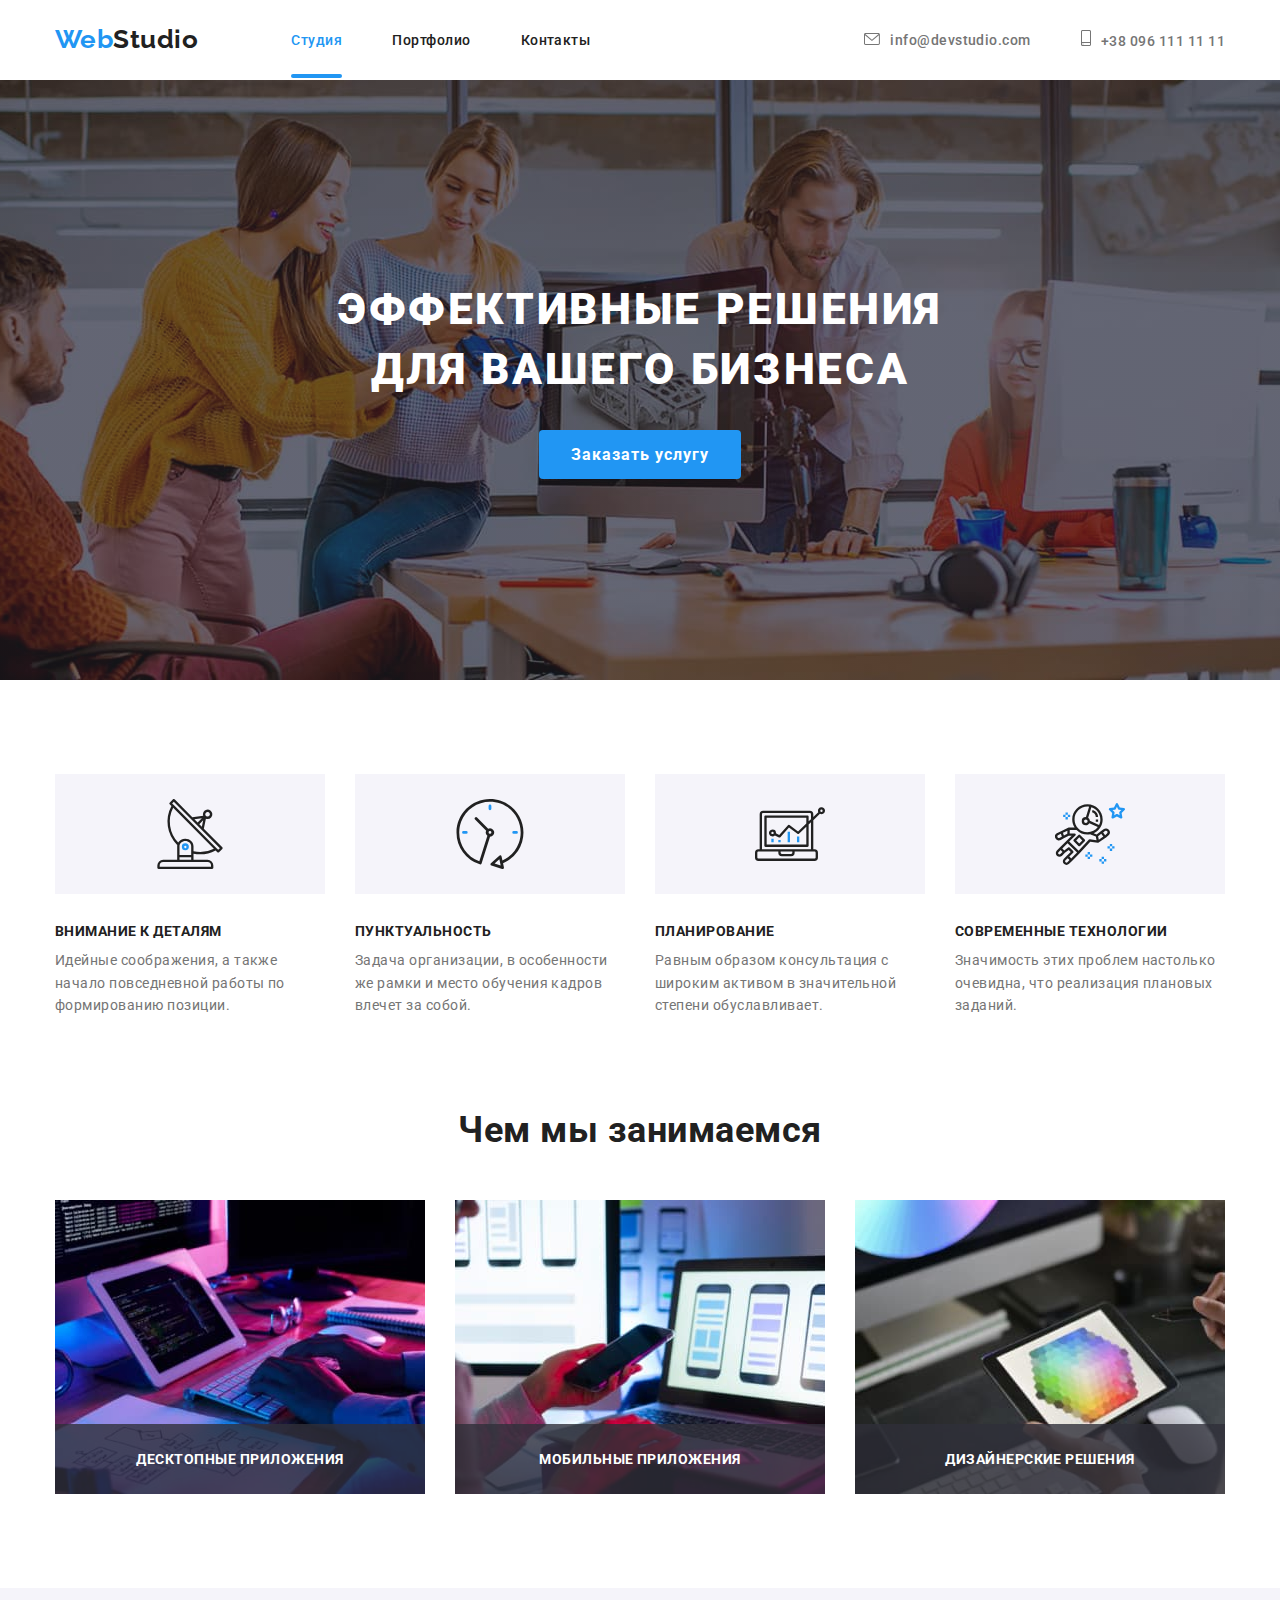
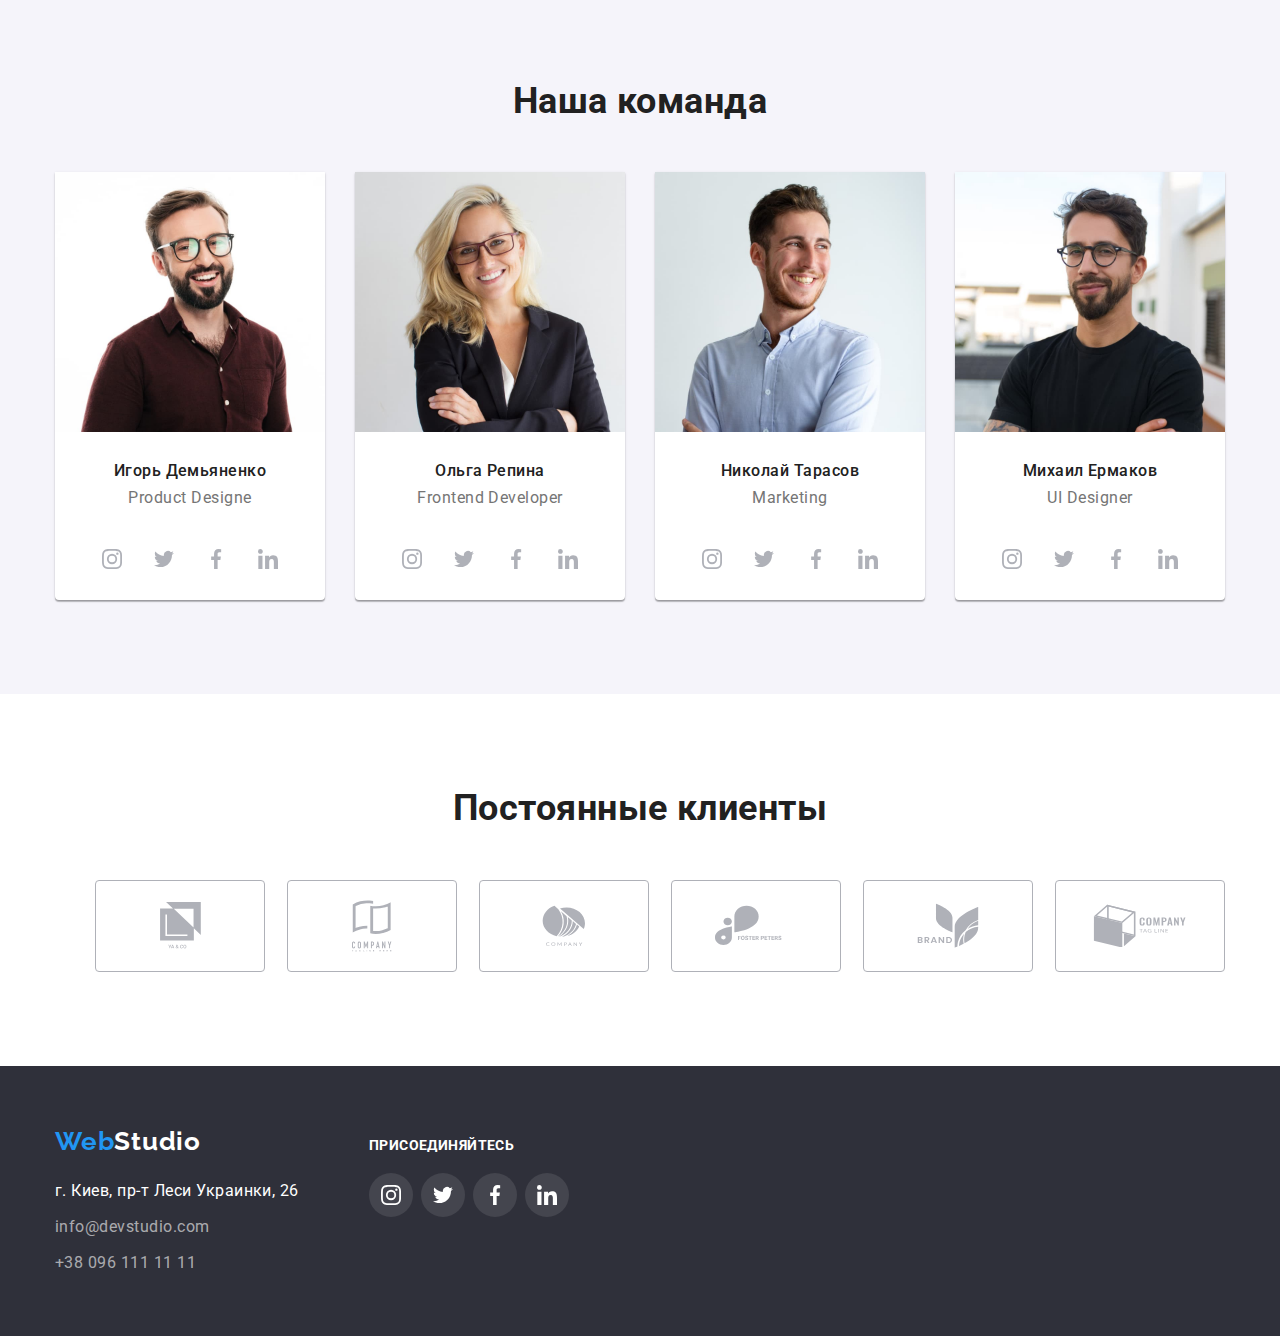
<file: index.html>
<!DOCTYPE html>
<html lang="ru">
  <head>
    <meta charset="UTF-8" />
    <meta http-equiv="X-UA-Compatible" content="IE=edge" />
    <meta name="viewport" content="width=device-width, initial-scale=1.0" />
    <title>Document</title>
    <link rel="stylesheet" href="./style/modern-normalize.css" />
    <link rel="preconnect" href="https://fonts.gstatic.com" />
    <link
      href="https://fonts.googleapis.com/css2?family=Raleway:wght@700&family=Roboto:wght@400;500;700;900&display=swap"
      rel="stylesheet"
    />
    <link rel="stylesheet" href="./style/style.css" />
  </head>

  <body>
    <!--top line-->
    <header>
      <div class="conteiner">
        <div class="mainNav">
          <nav class="nav">
            <a class="logo" href="./index.html"
              ><span class="part-logo">Web</span>Studio</a
            >
            <ul class="social-links">
              <li class="list">
                <a class="link active" href="./index.html">Студия</a>
              </li>
              <li class="list">
                <a class="link" href="./portfolio.html">Портфолио</a>
              </li>
              <li class="list"><a class="link" href="">Контакты</a></li>
            </ul>
          </nav>
          <ul class="social-links-address">
            <li class="list">
              <a class="linkItem" href="meilto:info@devstudio.com"
                ><svg class="mailIcon" width="16px" height="12px">
                  <use
                    class="mail"
                    href="./images/svg/symbol-defs.svg#envelope"
                  ></use></svg
                >info@devstudio.com</a
              >
            </li>
            <li class="list">
              <a class="linkItem" href="tel:+380961111111"
                ><svg class="mailIcon" width="10px" height="16px">
                  <use
                    class="smartphone"
                    href="./images/svg/symbol-defs.svg#smartphone"
                  ></use></svg
                >+38 096 111 11 11</a
              >
            </li>
          </ul>
        </div>
      </div>
    </header>
    <main>
      <!--header-->
      <section class="sectionHero">
        <div class="conteiner">
          <h1 class="heading">ЭФФЕКТИВНЫЕ РЕШЕНИЯ ДЛЯ ВАШЕГО БИЗНЕСА</h1>
          <button data-modal-open class="buttonTitle">Заказать услугу</button>
        </div>
      </section>
      <!--features-->
      <section class="section">
        <div class="conteiner">
          <ul class="desk">
            <li class="listItemText iconAntena">
              <h3 class="title">ВНИМАНИЕ К ДЕТАЛЯМ</h3>
              <p class="text">
                Идейные соображения, а также начало повседневной работы по
                формированию позиции.
              </p>
            </li>
            <li class="listItemText iconClock">
              <h3 class="title">ПУНКТУАЛЬНОСТЬ</h3>
              <p class="text">
                Задача организации, в особенности же рамки и место обучения
                кадров влечет за собой.
              </p>
            </li>
            <li class="listItemText iconDiagram">
              <h3 class="title">ПЛАНИРОВАНИЕ</h3>
              <p class="text">
                Равным образом консультация с широким активом в значительной
                степени обуславливает.
              </p>
            </li>
            <li class="listItemText iconAstronaut">
              <h3 class="title">СОВРЕМЕННЫЕ ТЕХНОЛОГИИ</h3>
              <p class="text">
                Значимость этих проблем настолько очевидна, что реализация
                плановых заданий.
              </p>
            </li>
          </ul>
        </div>
      </section>
      <!--whet are we doing-->
      <section class="sectionAbout">
        <div class="conteiner">
          <h2 class="aboutTeam">Чем мы занимаемся</h2>
          <ul class="deskTeam">
            <li class="deskList">
              <img src="./images/box1.jpg" alt="box1" width="370" />
              <p class="deskText">ДЕСКТОПНЫЕ ПРИЛОЖЕНИЯ</p>
            </li>
            <li class="deskList">
              <img src="./images/box2.jpg" alt="box2" width="370" />
              <p class="deskText">МОБИЛЬНЫЕ ПРИЛОЖЕНИЯ</p>
            </li>
            <li class="deskList">
              <img src="./images/box3.jpg" alt="box3" width="370" />
              <p class="deskText">ДИЗАЙНЕРСКИЕ РЕШЕНИЯ</p>
            </li>
          </ul>
        </div>
      </section>
      <!--our team-->
      <section class="sectionTeam">
        <div class="conteiner">
          <div class="boxTeam">
            <h2 class="aboutTeam">Наша команда</h2>
            <ul class="user">
              <li class="userTeam">
                <img src="./images/img1.jpg" alt="photo1" width="270" />
                <div class="ourBoxTeam">
                  <h3 class="ourTeam">Игорь Демьяненко</h3>
                  <p class="aboutText">Product Designe</p>
                </div>
                <ul class="iconList">
                  <li>
                    <a class="socialIcon" href="#">
                      <svg class="socialLinksItem">
                        <use
                          href="./images/svg/symbol-defs.svg#instagram"
                        ></use>
                      </svg>
                    </a>
                  </li>
                  <li>
                    <a class="socialIcon" href="#">
                      <svg class="socialLinksItem">
                        <use
                          href="./images/svg/symbol-defs.svg#twitter"
                        ></use></svg
                    ></a>
                  </li>
                  <li>
                    <a class="socialIcon" href="#">
                      <svg class="socialLinksItem">
                        <use
                          href="./images/svg/symbol-defs.svg#facebook"
                        ></use></svg
                    ></a>
                  </li>
                  <li>
                    <a class="socialIcon" href="#">
                      <svg class="socialLinksItem">
                        <use
                          href="./images/svg/symbol-defs.svg#linkedin"
                        ></use></svg
                    ></a>
                  </li>
                </ul>
              </li>
              <li class="userTeam">
                <img src="./images/img2.jpg" alt="photo2" width="270" />
                <div class="ourBoxTeam">
                  <h3 class="ourTeam">Ольга Репина</h3>
                  <p class="aboutText">Frontend Developer</p>
                </div>
                <ul class="iconList">
                  <li>
                    <a class="socialIcon" href="#">
                      <svg class="socialLinksItem">
                        <use
                          href="./images/svg/symbol-defs.svg#instagram"
                        ></use></svg
                    ></a>
                  </li>
                  <li>
                    <a class="socialIcon" href="#">
                      <svg class="socialLinksItem">
                        <use
                          href="./images/svg/symbol-defs.svg#twitter"
                        ></use></svg
                    ></a>
                  </li>
                  <li>
                    <a class="socialIcon" href="#">
                      <svg class="socialLinksItem">
                        <use
                          href="./images/svg/symbol-defs.svg#facebook"
                        ></use></svg
                    ></a>
                  </li>
                  <li>
                    <a class="socialIcon" href="#">
                      <svg class="socialLinksItem">
                        <use
                          href="./images/svg/symbol-defs.svg#linkedin"
                        ></use></svg
                    ></a>
                  </li>
                </ul>
              </li>
              <li class="userTeam">
                <img src="./images/img3.jpg" alt="photo3" width="270" />
                <div class="ourBoxTeam">
                  <h3 class="ourTeam">Николай Тарасов</h3>
                  <p class="aboutText">Marketing</p>
                </div>
                <ul class="iconList">
                  <li>
                    <a class="socialIcon" href="#">
                      <svg class="socialLinksItem">
                        <use
                          href="./images/svg/symbol-defs.svg#instagram"
                        ></use></svg
                    ></a>
                  </li>
                  <li>
                    <a class="socialIcon" href="#">
                      <svg class="socialLinksItem">
                        <use
                          href="./images/svg/symbol-defs.svg#twitter"
                        ></use></svg
                    ></a>
                  </li>
                  <li>
                    <a class="socialIcon" href="#">
                      <svg class="socialLinksItem">
                        <use
                          href="./images/svg/symbol-defs.svg#facebook"
                        ></use></svg
                    ></a>
                  </li>
                  <li>
                    <a class="socialIcon" href="#">
                      <svg class="socialLinksItem">
                        <use
                          href="./images/svg/symbol-defs.svg#linkedin"
                        ></use></svg
                    ></a>
                  </li>
                </ul>
              </li>
              <li class="userTeam">
                <img src="./images/img4.jpg" alt="photo4" width="270" />
                <div class="ourBoxTeam">
                  <h3 class="ourTeam">Михаил Ермаков</h3>
                  <p class="aboutText">UI Designer</p>
                </div>
                <ul class="iconList">
                  <li>
                    <a class="socialIcon" href="#">
                      <svg class="socialLinksItem">
                        <use
                          href="./images/svg/symbol-defs.svg#instagram"
                        ></use></svg
                    ></a>
                  </li>
                  <li>
                    <a class="socialIcon" href="#">
                      <svg class="socialLinksItem">
                        <use
                          href="./images/svg/symbol-defs.svg#twitter"
                        ></use></svg
                    ></a>
                  </li>
                  <li>
                    <a class="socialIcon" href="#">
                      <svg class="socialLinksItem">
                        <use
                          href="./images/svg/symbol-defs.svg#facebook"
                        ></use></svg
                    ></a>
                  </li>
                  <li>
                    <a class="socialIcon" href="#">
                      <svg class="socialLinksItem">
                        <use
                          href="./images/svg/symbol-defs.svg#linkedin"
                        ></use></svg
                    ></a>
                  </li>
                </ul>
              </li>
            </ul>
          </div>
        </div>
      </section>
      <section class="sectionCustomers">
        <div class="conteiner">
          <h2 class="regularCustomers">Постоянные клиенты</h2>
          <ul class="regularCompany">
            <li>
              <a class="iconCompany" href="#">
                <svg class="company" width="41px" height="46.7px">
                  <use href="./images/svg/symbol-defs.svg#group1"></use>
                </svg>
              </a>
            </li>
            <li>
              <a class="iconCompany" href="#">
                <svg class="company" width="40px" height="52px">
                  <use href="./images/svg/symbol-defs.svg#group2"></use></svg
              ></a>
            </li>
            <li>
              <a class="iconCompany" href="#">
                <svg class="company" width="43.46px" height="41.18px">
                  <use href="./images/svg/symbol-defs.svg#group3"></use></svg
              ></a>
            </li>
            <li>
              <a class="iconCompany" href="#">
                <svg class="company" width="84.44px" height="40.62px">
                  <use href="./images/svg/symbol-defs.svg#group4"></use></svg
              ></a>
            </li>
            <li>
              <a class="iconCompany" href="#">
                <svg class="company" width="62.54px" height="45.43px">
                  <use href="./images/svg/symbol-defs.svg#group5"></use></svg
              ></a>
            </li>
            <li>
              <a class="iconCompany" href="#">
                <svg class="company" width="93.79px" height="43.93px">
                  <use href="./images/svg/symbol-defs.svg#group6"></use></svg
              ></a>
            </li>
          </ul>
        </div>
      </section>
    </main>
    <!--Footer-->
    <footer>
      <div class="conteiner">
        <div class="conteinerFooter">
          <div>
            <a class="logoFooter" href="./index.html"
              ><span class="part-logo">Web</span>Studio</a
            >
            <address>
              <p class="address">г. Киев, пр-т Леси Украинки, 26</p>
              <ul class="addressFooter">
                <li class="list">
                  <a class="linkFooter" href="meilto:info@devstudio.com"
                    >info@devstudio.com</a
                  >
                </li>
                <li class="list">
                  <a class="linkFooter" href="tel:+380961111111"
                    >+38 096 111 11 11</a
                  >
                </li>
              </ul>
            </address>
          </div>
          <div class="boxFooter">
            <h2 class="listFooter">ПРИСОЕДИНЯЙТЕСЬ</h2>
            <ul class="iconListFooter">
              <li>
                <a class="socialIconFooter" href="#">
                  <svg class="socialLinksFooter">
                    <use
                      href="./images/svg/symbol-defs.svg#instagram"
                    ></use></svg
                ></a>
              </li>
              <li>
                <a class="socialIconFooter" href="#">
                  <svg class="socialLinksFooter">
                    <use href="./images/svg/symbol-defs.svg#twitter"></use></svg
                ></a>
              </li>
              <li>
                <a class="socialIconFooter" href="#">
                  <svg class="socialLinksFooter">
                    <use
                      href="./images/svg/symbol-defs.svg#facebook"
                    ></use></svg
                ></a>
              </li>
              <li>
                <a class="socialIconFooter" href="#">
                  <svg class="socialLinksFooter">
                    <use
                      href="./images/svg/symbol-defs.svg#linkedin"
                    ></use></svg
                ></a>
              </li>
            </ul>
          </div>
        </div>
      </div>
    </footer>
    <div class="modal is-hidden" data-modal>
      <div class="backdrop">
        <button data-modal-close class="closeButton">
          <svg class="iconClose" width="18px" height="18px">
            <use href="./images/svg/symbol-defs.svg#close"></use>
          </svg>
        </button>
      </div>
    </div>
    <script src="./js/modal.js"></script>
  </body>
</html>
</file>
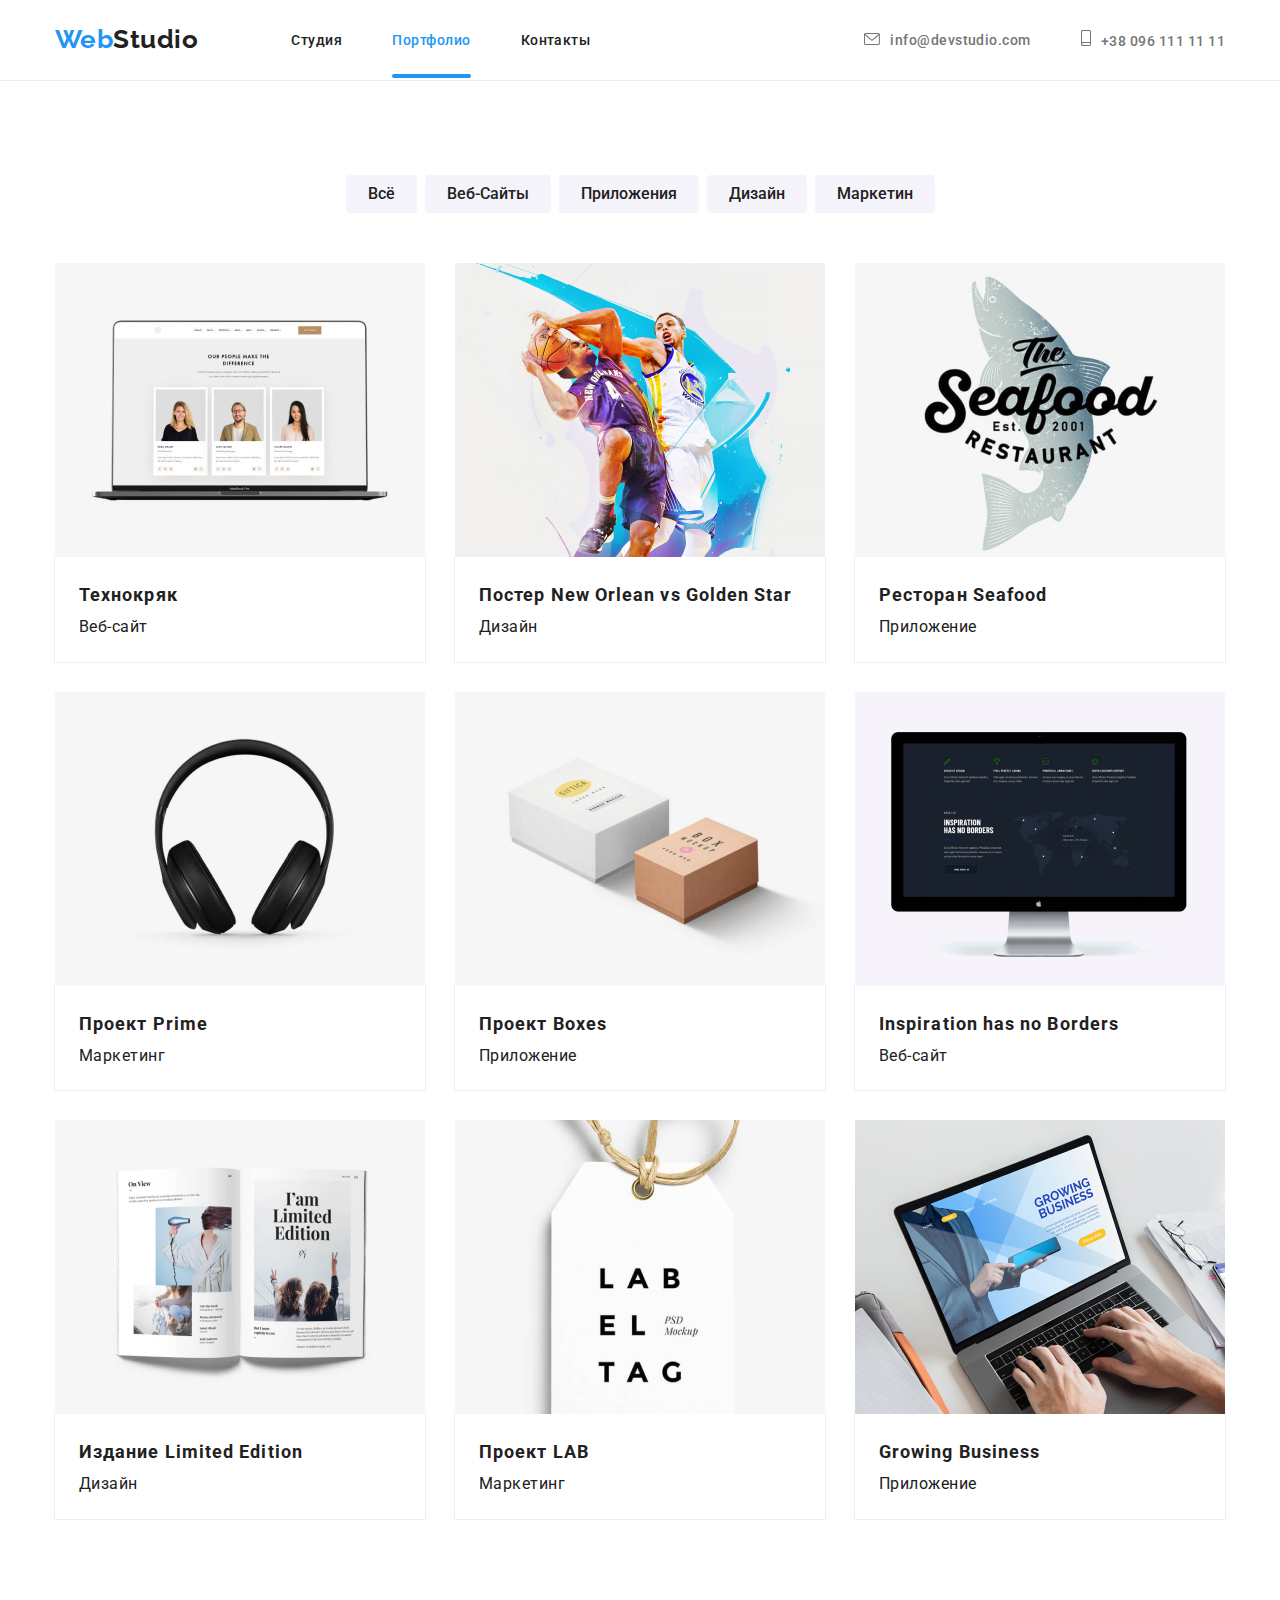
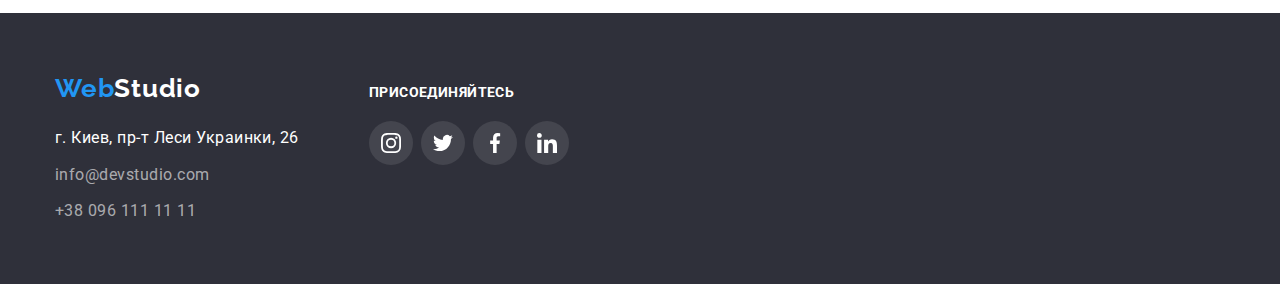
<file: portfolio.html>
<!DOCTYPE html>
<html lang="ru">
  <head>
    <meta charset="UTF-8" />
    <meta http-equiv="X-UA-Compatible" content="IE=edge" />
    <meta name="viewport" content="width=device-width, initial-scale=1.0" />
    <title>Document</title>
    <link rel="stylesheet" href="./style/modern-normalize.css" />
    <link rel="preconnect" href="https://fonts.gstatic.com" />
    <link
      href="https://fonts.googleapis.com/css2?family=Raleway:wght@700&family=Roboto:wght@400;500;700;900&display=swap"
      rel="stylesheet"
    />
    <link rel="stylesheet" href="./style/style.css" />
  </head>
  <body>
    <!--top line-->
    <header>
      <div class="boxHeader">
        <div class="conteiner">
          <div class="mainNav">
            <nav class="nav">
              <a class="logo" href="./index.html"
                ><span class="part-logo">Web</span>Studio</a
              >
              <ul class="social-links">
                <li class="list">
                  <a class="link" href="./index.html">Студия</a>
                </li>
                <li class="list">
                  <a class="link active" href="./portfolio.html">Портфолио</a>
                </li>
                <li class="list"><a class="link" href="">Контакты</a></li>
              </ul>
            </nav>
            <ul class="social-links-address">
              <li class="list">
                <a class="linkItem" href="meilto:info@devstudio.com"
                  ><svg class="mailIcon" width="16px" height="12px">
                    <use
                      class="mail"
                      href="./images/svg/symbol-defs.svg#envelope"
                    ></use></svg
                  >info@devstudio.com</a
                >
              </li>
              <li class="list">
                <a class="linkItem" href="tel:+380961111111"
                  ><svg class="mailIcon" width="10px" height="16px">
                    <use
                      class="smartphone"
                      href="./images/svg/symbol-defs.svg#smartphone"
                    ></use></svg
                  >+38 096 111 11 11</a
                >
              </li>
            </ul>
          </div>
        </div>
      </div>
    </header>
    <!--body-->
    <main>
      <section class="section">
        <div class="conteiner">
          <ul class="social-button">
            <li class="list">
              <button class="button" type="button">Всё</button>
            </li>
            <li class="list">
              <button class="button" type="button">Веб-Сайты</button>
            </li>
            <li class="list">
              <button class="button" type="button">Приложения</button>
            </li>
            <li class="list">
              <button class="button" type="button">Дизайн</button>
            </li>
            <li class="list">
              <button class="button" type="button">Маркетин</button>
            </li>
          </ul>
          <!--my works-->
          <ul class="aboutImg">
            <li class="listCard">
              <a class="card" href="#">
                <article>
                  <div class="boxCard">
                    <img src="./images/img5.jpg" alt="Технокряк" width="370" />
                    <p class="aboutCard">
                      Технокряк это современная площадка распространения
                      коронавируса. Компании используют эту платформу для
                      цифрового шпионажа и атак на защищённые сервера
                      конкурентов.
                    </p>
                  </div>
                  <div class="cardText">
                    <h3 class="work">Технокряк</h3>
                    <p class="aboutWork">Веб-сайт</p>
                  </div>
                </article>
              </a>
            </li>
            <li class="listCard">
              <a class="card" href="#">
                <article>
                  <div class="boxCard">
                    <img
                      src="./images/img6.jpg"
                      alt="Постер New Orlean vs Golden Star"
                      width="370"
                    />
                    <p class="aboutCard">
                      Технокряк это современная площадка распространения
                      коронавируса. Компании используют эту платформу для
                      цифрового шпионажа и атак на защищённые сервера
                      конкурентов.
                    </p>
                  </div>
                  <div class="cardText">
                    <h3 class="work">Постер New Orlean vs Golden Star</h3>
                    <p class="aboutWork">Дизайн</p>
                  </div>
                </article>
              </a>
            </li>
            <li class="listCard">
              <a class="card" href="#">
                <article>
                  <div class="boxCard">
                    <img
                      src="./images/img7.jpg"
                      alt="Ресторан Seafood"
                      width="370"
                    />
                    <p class="aboutCard">
                      Технокряк это современная площадка распространения
                      коронавируса. Компании используют эту платформу для
                      цифрового шпионажа и атак на защищённые сервера
                      конкурентов.
                    </p>
                  </div>
                  <div class="cardText">
                    <h3 class="work">Ресторан Seafood</h3>
                    <p class="aboutWork">Приложение</p>
                  </div>
                </article>
              </a>
            </li>
            <li class="listCard">
              <a class="card" href="#">
                <article>
                  <div class="boxCard">
                    <img
                      src="./images/img8.jpg"
                      alt="Проект Prime"
                      width="370"
                    />
                    <p class="aboutCard">
                      Технокряк это современная площадка распространения
                      коронавируса. Компании используют эту платформу для
                      цифрового шпионажа и атак на защищённые сервера
                      конкурентов.
                    </p>
                  </div>
                  <div class="cardText">
                    <h3 class="work">Проект Prime</h3>
                    <p class="aboutWork">Маркетинг</p>
                  </div>
                </article>
              </a>
            </li>
            <li class="listCard">
              <a class="card" href="#">
                <article>
                  <div class="boxCard">
                    <img
                      src="./images/img9.jpg"
                      alt="Проект Boxes"
                      width="370"
                    />
                    <p class="aboutCard">
                      Технокряк это современная площадка распространения
                      коронавируса. Компании используют эту платформу для
                      цифрового шпионажа и атак на защищённые сервера
                      конкурентов.
                    </p>
                  </div>
                  <div class="cardText">
                    <h3 class="work">Проект Boxes</h3>
                    <p class="aboutWork">Приложение</p>
                  </div>
                </article>
              </a>
            </li>
            <li class="listCard">
              <a class="card" href="#">
                <article>
                  <div class="boxCard">
                    <img
                      src="./images/img10.jpg"
                      alt="Inspiration has no Borders"
                      width="370"
                    />
                    <p class="aboutCard">
                      Технокряк это современная площадка распространения
                      коронавируса. Компании используют эту платформу для
                      цифрового шпионажа и атак на защищённые сервера
                      конкурентов.
                    </p>
                  </div>
                  <div class="cardText">
                    <h3 class="work">Inspiration has no Borders</h3>
                    <p class="aboutWork">Веб-сайт</p>
                  </div>
                </article>
              </a>
            </li>
            <li class="listCard">
              <a class="card" href="#">
                <article>
                  <div class="boxCard">
                    <img
                      src="./images/img11.jpg"
                      alt="Издание Limited Edition"
                      width="370"
                    />
                    <p class="aboutCard">
                      Технокряк это современная площадка распространения
                      коронавируса. Компании используют эту платформу для
                      цифрового шпионажа и атак на защищённые сервера
                      конкурентов.
                    </p>
                  </div>
                  <div class="cardText">
                    <h3 class="work">Издание Limited Edition</h3>
                    <p class="aboutWork">Дизайн</p>
                  </div>
                </article>
              </a>
            </li>
            <li class="listCard">
              <a class="card" href="#">
                <article>
                  <div class="boxCard">
                    <img
                      src="./images/img12.jpg"
                      alt="Проект LAB"
                      width="370"
                    />
                    <p class="aboutCard">
                      Технокряк это современная площадка распространения
                      коронавируса. Компании используют эту платформу для
                      цифрового шпионажа и атак на защищённые сервера
                      конкурентов.
                    </p>
                  </div>
                  <div class="cardText">
                    <h3 class="work">Проект LAB</h3>
                    <p class="aboutWork">Маркетинг</p>
                  </div>
                </article>
              </a>
            </li>
            <li class="listCard">
              <a class="card" href="#">
                <article>
                  <div class="boxCard">
                    <img
                      src="./images/img13.jpg"
                      alt="Growing Business"
                      width="370"
                    />
                    <p class="aboutCard">
                      Технокряк это современная площадка распространения
                      коронавируса. Компании используют эту платформу для
                      цифрового шпионажа и атак на защищённые сервера
                      конкурентов.
                    </p>
                  </div>
                  <div class="cardText">
                    <h3 class="work">Growing Business</h3>
                    <p class="aboutWork">Приложение</p>
                  </div>
                </article>
              </a>
            </li>
          </ul>
        </div>
      </section>
    </main>
    <!--Footer-->
    <footer>
      <div class="conteiner">
        <div class="conteinerFooter">
          <div>
            <a class="logoFooter" href="./index.html"
              ><span class="part-logo">Web</span>Studio</a
            >
            <address>
              <p class="address">г. Киев, пр-т Леси Украинки, 26</p>
              <ul class="addressFooter">
                <li class="list">
                  <a class="linkFooter" href="meilto:info@devstudio.com"
                    >info@devstudio.com</a
                  >
                </li>
                <li class="list">
                  <a class="linkFooter" href="tel:+380961111111"
                    >+38 096 111 11 11</a
                  >
                </li>
              </ul>
            </address>
          </div>
          <div class="boxFooter">
            <h2 class="listFooter">ПРИСОЕДИНЯЙТЕСЬ</h2>
            <ul class="iconListFooter">
              <li>
                <a class="socialIconFooter" href="#">
                  <svg class="socialLinksFooter">
                    <use
                      href="./images/svg/symbol-defs.svg#instagram"
                    ></use></svg
                ></a>
              </li>
              <li>
                <a class="socialIconFooter" href="#">
                  <svg class="socialLinksFooter">
                    <use href="./images/svg/symbol-defs.svg#twitter"></use></svg
                ></a>
              </li>
              <li>
                <a class="socialIconFooter" href="#">
                  <svg class="socialLinksFooter">
                    <use
                      href="./images/svg/symbol-defs.svg#facebook"
                    ></use></svg
                ></a>
              </li>
              <li>
                <a class="socialIconFooter" href="#">
                  <svg class="socialLinksFooter">
                    <use
                      href="./images/svg/symbol-defs.svg#linkedin"
                    ></use></svg
                ></a>
              </li>
            </ul>
          </div>
        </div>
      </div>
    </footer>
  </body>
</html>
</file>
<file: style/style.css>
:root {
  --first-text-color: #212121;
  --background-color: #e5e5e5;
  --highlight-color: #2196f3;
  --second-text-color: #ffffff;
  --button-color: #f5f4fa;
  --box-color: #2f303a;
  --team-color: #f5f4fa;
  --adress-color: #757575;
  --second_address-color: rgba(255, 255, 255, 0.6);
  --line-color: #ececec;
  --card-dorder-color: #eeeeee;
  --social-links-color: #afb1b8;
  --footer-icon--color: #44454e;
  --bacground-color-modal: rgba(0, 0, 0, 0.2);
  --desk-aboutTeam-color: rgba(47, 48, 58, 0.8);
  --aboutCard-bacground-color: rgba(33, 150, 243, 0.9);
}
body {
  font-family: Roboto, sans-serif;
  color: var(--first-text-color);
  line-height: 1.2;
  letter-spacing: 0.03em;
}
.conteiner {
  max-width: 1200px;
  margin: 0 auto;
  padding-left: 15px;
  padding-right: 15px;
}
.section {
  margin: 0 auto;
  padding-top: 94px;
  margin-top: 0;
}
.boxHeader {
  border-bottom: 1px var(--line-color) solid;
}
.mainNav {
  height: 80px;
  display: flex;
  justify-content: space-between;
}
.nav {
  display: flex;
  justify-content: space-between;
  align-items: center;
}
.logo {
  display: flex;
  align-items: center;
  color: var(--first-text-color);
  font-size: 26px;
  font-family: Raleway;
  font-style: normal;
  font-weight: bold;
  text-decoration: none;
  margin-right: 93px;
}
.part-logo {
  color: var(--highlight-color);
}

/*links*/

.social-links .link.active {
  color: var(--highlight-color);
  position: relative;
}
.active::after {
  display: block;
  content: "";
  width: 100%;
  height: 4px;
  border-radius: 2px;
  background-color: var(--highlight-color);
  position: absolute;
  bottom: -30px;
}
.social-links {
  display: flex;
  align-items: center;
  padding-left: 0;
  margin: 0 auto;
}
.social-links-address {
  display: flex;
  align-items: center;
  margin: 0;
  padding: 0;
}

.social-links .link {
  font-size: 14px;
  text-decoration: none;
  color: var(--first-text-color);
  font-style: normal;
  font-weight: 500;
  transition: color 250ms cubic-bezier(0.4, 0, 0.2, 1);
}
.social-links .list:not(:last-child) {
  margin-right: 50px;
}
.social-links .link:hover,
.link:focus {
  color: var(--highlight-color);
}
.social-links {
  list-style-type: none;
}
.list {
  list-style-type: none;
}
.listItemText:not(:last-child) {
  margin-right: 30px;
}

.social-links-address .linkItem {
  text-decoration: none;
  font-size: 14px;
  color: var(--adress-color);
  font-style: normal;
  font-weight: 500;
  transition: color 250ms cubic-bezier(0.4, 0, 0.2, 1);
}
.social-links-address .list + .list {
  margin-left: 50px;
}

.mailIcon {
  margin-right: 10px;
}
.mail {
  fill: currentColor;
}
.smartphone {
  fill: currentColor;
}
.social-links-address .linkItem:hover,
.linkItem:focus {
  color: var(--highlight-color);
}

/* каробка для заглавия */
.sectionHero {
  max-width: 1600px;
  margin: 0 auto;
  height: 600px;
  background-color: var(--box-color);
  background-image: linear-gradient(
      rgba(47, 48, 58, 0.4),
      rgba(47, 48, 58, 0.4)
    ),
    url(../images/hero.jpg);

  background-size: cover;
  background-position: center;
  background-repeat: no-repeat;
  text-align: center;
  padding: 200px 0;
}
/*заглавие*/
.heading {
  color: var(--second-text-color);
  width: 696px;
  font-size: 44px;
  font-weight: 900;
  line-height: 1.36;
  letter-spacing: 0.06em;
}

.buttonTitle {
  font-family: Roboto, sans-serif;
  cursor: pointer;
  font-weight: bold;
  font-size: 16px;
  line-height: 1.85;
  letter-spacing: 0.06em;
  background-color: var(--highlight-color);
  color: var(--second-text-color);
  padding: 10px 32px;
  border: none;
  margin-top: 30px;
  border-radius: 4px;
}
.modal {
  position: fixed;
  top: 0;
  left: 0;
  width: 100vw;
  height: 100vh;
  background-color: var(--bacground-color-modal);
  transition: opacity 250ms cubic-bezier(0.4, 0, 0.2, 1);
}
.modal.is-hidden {
  opacity: 0;
  pointer-events: none;
}

.backdrop {
  position: absolute;
  top: 50%;
  left: 50%;
  transform: translate(-50%, -50%);
  min-height: 581px;
  min-width: 528px;
  background-color: var(--second-text-color);
}
.closeButton {
  position: fixed;
  right: 0;
  width: 30px;
  height: 30px;
  border-radius: 50px;
  background-color: var(--second-text-color);
  border: 1px solid rgba(0, 0, 0, 0.1);
  border-radius: 50%;
  cursor: pointer;
}
.iconClose {
  width: 11px;
  height: 11px;
  background-color: var(--second-text-color);
}
/*button portfolio*/
.social-button {
  display: flex;
  padding-left: 0;
  justify-content: center;
  margin-bottom: 50px;
}
.social-button .list + .list {
  margin-left: 8px;
}

.button {
  border: none;
  padding: 6px 22px;
}
.social-button .button {
  font-family: Roboto, sans-serif;
  cursor: pointer;
  font-weight: 500;
  font-size: 16px;
  line-height: 1.62;
  border-radius: 4px;
  background-color: var(--button-color);
  color: var(--first-text-color);
  transition: background-color 250ms cubic-bezier(0.4, 0, 0.2, 1);
}
.social-button .button:focus,
.button:hover {
  background-color: var(--highlight-color);
  color: var(--second-text-color);
  box-shadow: 0px 3px 1px rgba(0, 0, 0, 0.1), 0px 1px 2px rgba(0, 0, 0, 0.08),
    0px 2px 2px rgba(0, 0, 0, 0.12);
}
/* список карточек */
.card {
  text-decoration: none;
  color: inherit;
}
.aboutImg {
  display: flex;
  flex-wrap: wrap;
  text-align: left;
  list-style: none;
  padding: 0;
  margin: 0;
  padding-bottom: 94px;
  margin-right: -30px;
}
.listCard {
  flex-basis: calc(100% / 3 - 30px);
  margin-right: 30px;
  cursor: pointer;
  border: none;
}

.card:hover .aboutCard,
.card:focus .aboutCard {
  display: block;
  transform: translateY(-100%);
  transition: transform 250ms cubic-bezier(0.4, 0, 0.2, 1);
}
.boxCard {
  position: relative;
  overflow: hidden;
}
.aboutCard {
  position: absolute;
  background-color: var(--aboutCard-bacground-color);
  color: var(--second-text-color);
  width: 100%;
  height: 100%;
  transform: translateY(0);
  font-size: 18px;
  line-height: 1.5;
  padding: 63px 24px;
  transition: transform 250ms cubic-bezier(0.4, 0, 0.2, 1);
}
.cardText {
  outline: 1px solid var(--card-dorder-color);
  padding: 20px 24px;
}
.work {
  font-weight: bold;
  font-size: 18px;
  line-height: 2;
  letter-spacing: 0.06em;
  margin-bottom: 4;
  padding: 0;
}
.aboutWork {
  font-weight: normal;
  font-size: 16px;
  line-height: 1.8;
}
.listCard:hover,
.listCard:focus {
  box-shadow: 0px 1px 1px rgba(0, 0, 0, 0.12), 0px 4px 4px rgba(0, 0, 0, 0.06),
    1px 4px 6px rgba(0, 0, 0, 0.16);
}
.listCard:nth-last-child(-n + 6) {
  margin-top: 30px;
}
.listCard:nth-child(3n + 3) {
  margin-right: -30px;
}
/*основные заголовки и описание к ним*/
.sectionAbout {
  margin: 0 auto;
  padding-bottom: 94px;
  padding-top: 94px;
}
.desk {
  list-style-type: none;
  display: flex;
  padding-left: 0;
}
.deskTeam {
  list-style-type: none;
  display: flex;
  padding-left: 0;
}
.deskList:not(:last-child) {
  margin-right: 30px;
}
.deskList {
  position: relative;
}
.deskText {
  position: absolute;
  background-color: var(--desk-aboutTeam-color);
  color: var(--second-text-color);
  display: flex;
  justify-content: center;
  align-items: center;
  width: 370px;
  height: 70px;
  bottom: 0;
  font-weight: bold;
  font-size: 14px;
  line-height: 16px;
}

.user .userTeam + .userTeam {
  margin-left: 30px;
}
.title {
  font-weight: bold;
  font-size: 14px;
  line-height: 1.1;
}
.text {
  font-size: 14px;
  line-height: 1.6;
  color: var(--adress-color);
  margin-top: 10px;
}
.listItemText {
  width: 275px;
}
.listItemText::before {
  display: block;
  content: "";
  height: 120px;
  background-repeat: no-repeat;
  background-size: contain;
  background-position: center;
  background-color: var(--button-color);
  margin-bottom: 30px;
}
.iconAntena::before {
  background-image: url(../images/svg/antenna.svg);
  background-size: 70px;
}
.iconClock::before {
  background-image: url(../images/svg/clock.svg);
  background-size: 70px;
}
.iconDiagram::before {
  background-image: url(../images/svg/diagram.svg);
  background-size: 70px;
}
.iconAstronaut::before {
  background-image: url(../images/svg/astronaut.svg);
  background-size: 70px;
}
.aboutTeam {
  margin-bottom: 50px;
  font-weight: bold;
  font-size: 36px;
  line-height: 1.1;
  text-align: center;
}

.user {
  list-style-type: none;
  display: flex;
  text-align: center;
  padding-left: 0;
}
.userTeam {
  height: 428px;
  background-color: var(--second-text-color);
  box-shadow: 0px 1px 3px rgba(0, 0, 0, 0.12), 0px 1px 1px rgba(0, 0, 0, 0.14),
    0px 2px 1px rgba(0, 0, 0, 0.2);
  border-radius: 0px 0px 4px 4px;
}
.sectionTeam {
  background-color: var(--team-color);

  padding-top: 94px;
  padding-bottom: 94px;
  margin: 0 auto;
}
.sectionCustomers {
  padding-top: 94px;
  padding-bottom: 94px;
  margin: 0 auto;
}
.regularCustomers {
  font-family: Roboto;
  font-style: normal;
  font-weight: bold;
  font-size: 36px;
  line-height: 1.16;
  text-align: center;
  margin-bottom: 50px;
}
.regularCompany {
  display: flex;
  justify-content: space-between;
}
.iconCompany {
  display: flex;
  justify-content: center;
  width: 170px;
  height: 92px;
  align-items: center;
  border: 1px solid #afb1b8;
  border-radius: 4px;
  fill: var(--social-links-color);
  transition: fill 250ms cubic-bezier(0.4, 0, 0.2, 1);
}

.iconCompany:hover,
.iconCompany:focus {
  display: inline-flex;
  border-color: var(--highlight-color);
  fill: var(--highlight-color);
}
.ourBoxTeam {
  margin: 30px auto;
}
.ourTeam {
  font-weight: 500;
  font-size: 16px;
  line-height: 1.1;
  margin-top: 30;
}
.aboutText {
  margin-top: 10px;
  font-size: 16px;
  line-height: 1.1;
  color: var(--adress-color);
  margin-top: 10px;
}
.iconList {
  list-style-type: none;
  display: flex;
  padding: 0;
  width: 200px;
  justify-content: space-between;
}

.socialIcon {
  width: 44px;
  height: 44px;
  display: flex;
  justify-content: center;
  align-items: center;
  border-radius: 50px;
  cursor: pointer;
  fill: var(--social-links-color);
  transition: background-color 250ms cubic-bezier(0.4, 0, 0.2, 1);
}
.socialLinksItem {
  width: 20px;
  height: 20px;
}
.socialIcon:focus,
.socialIcon:hover {
  display: inline-flex;
  fill: var(--second-text-color);
  background-color: var(--highlight-color);
}

Footer {
  background-color: var(--box-color);
  margin: 0 auto;
  padding-top: 60px;
  padding-bottom: 60px;
}
.conteinerFooter {
  display: flex;
  justify-content: flex-start;
}
.logoFooter {
  display: inline-block;
  color: var(--second-text-color);
  font-size: 26px;
  font-family: Raleway;
  font-style: normal;
  font-weight: bold;
  text-decoration: none;
  letter-spacing: 0.03em;
}
.addressFooter {
  padding-left: 0;
  margin-top: 9px;
}
.addressFooter .list + .list {
  margin-top: 9px;
}

.address {
  color: var(--second-text-color);
  font-style: normal;
  margin-top: 20px;
  margin-bottom: 0;
  line-height: 1.7;
}
.linkFooter {
  color: var(--second_address-color);
  text-decoration: none;
  font-style: normal;
  line-height: 1.7;
}
.boxFooter {
  margin-left: 70px;
  margin-top: 12px;
}
.listFooter {
  font-style: normal;
  font-weight: bold;
  font-size: 14px;
  line-height: 1.14;
  letter-spacing: 0.03em;
  text-transform: uppercase;
  color: var(--second-text-color);
  margin-bottom: 20px;
}
.iconListFooter {
  list-style-type: none;
  display: flex;
  padding: 0;
  width: 200px;
  justify-content: space-between;
}

.socialIconFooter {
  width: 44px;
  height: 44px;
  display: flex;
  justify-content: center;
  align-items: center;
  border-radius: 50px;
  cursor: pointer;
  background-color: var(--footer-icon--color);
  fill: var(--second-text-color);
  transition: background-color 250ms cubic-bezier(0.4, 0, 0.2, 1);
}
.socialLinksFooter {
  width: 20px;
  height: 20px;
}
.socialIconFooter:focus,
.socialIconFooter:hover {
  fill: var(--second-text-color);
  background-color: var(--highlight-color);
}
</file>
